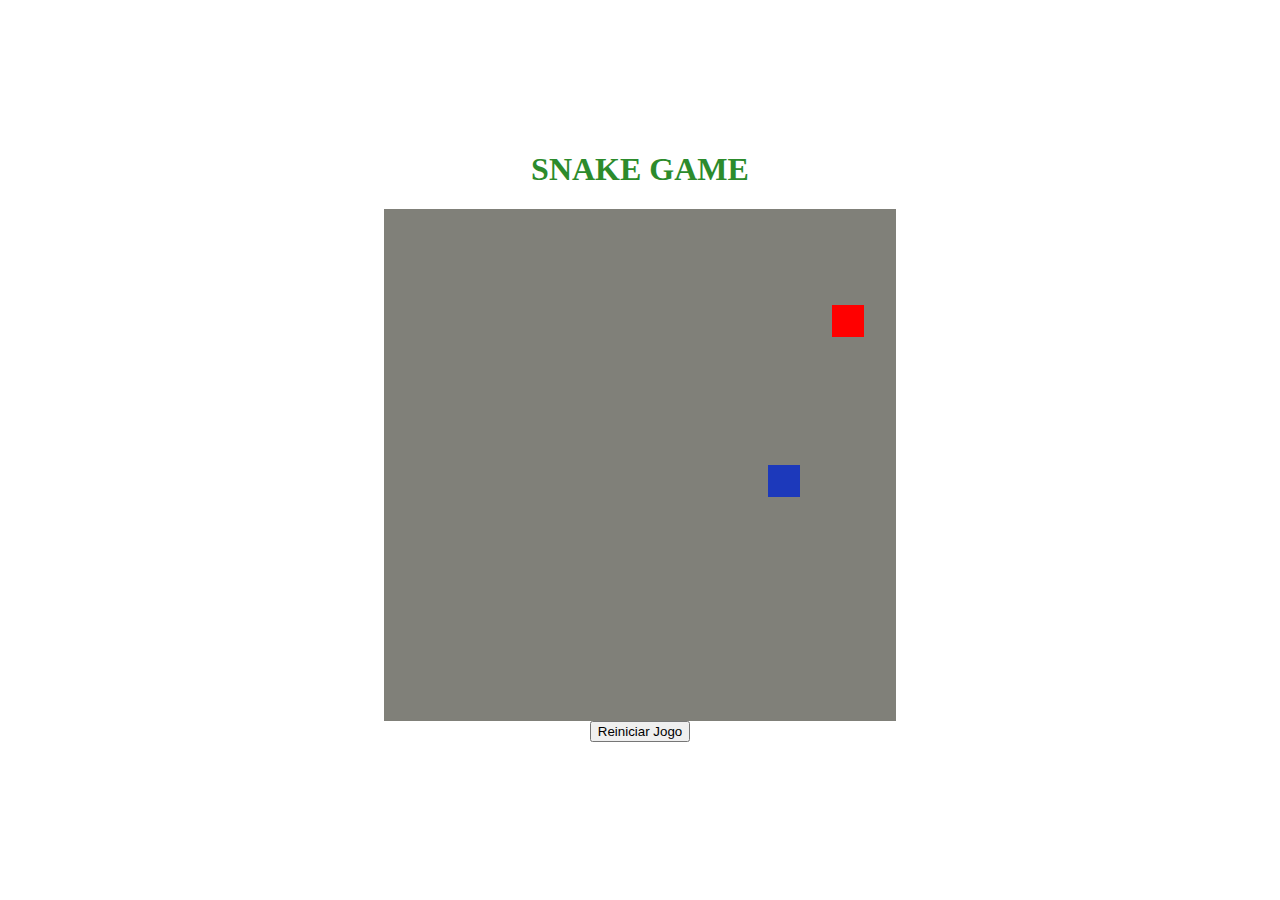
<file: index.html>
<!DOCTYPE html>
<html lang="en">
    <head>
        <meta charset="UTF-8">
        <meta name="viewporta" content="width=device.width, initial-scale=1.0">
        <meta http-equiv="X-UA-Compatible" content="ie=edge">
        <link rel="stylesheet" href="style.css">
        <script defer src="script.js"> </script> <!--defer: JS carregado no final-->
        <title>Snake Game</title>
    </head>


    <body>
        <h1>SNAKE GAME</h1>
        <canvas id="snake" width="512" height="512"> </canvas>
    
        <button onclick="window.location.reload()" class="button">Reiniciar Jogo</button>

        <!--// Recarrega a página atual sem usar o cache : 
            object.reload(forcedReload);  document.location.reload(true); -->
    </body>
</html>
</file>
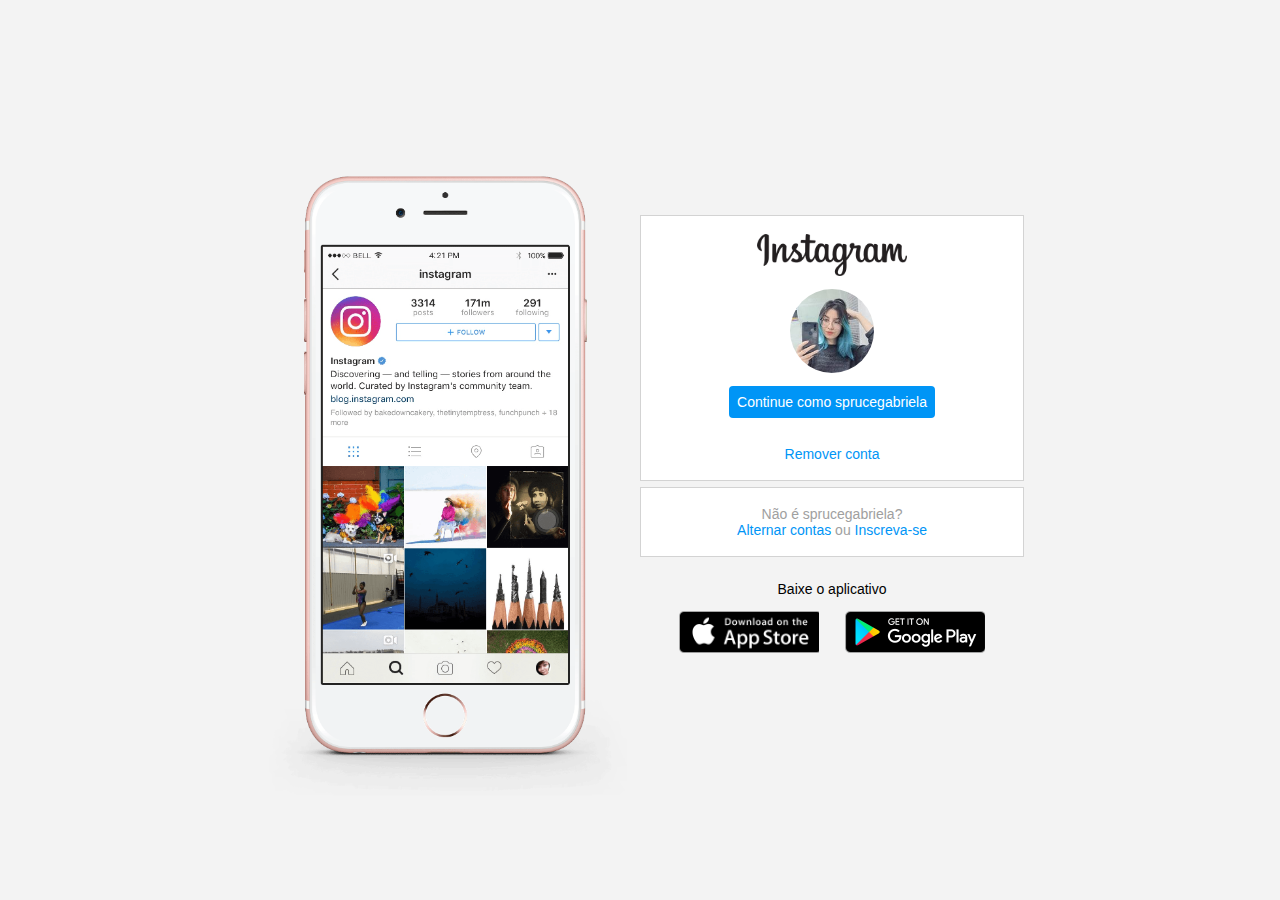
<file: Instagram_Pagina/index.html>
<!DOCTYPE html>
<html lang="en">
<head>
    <meta charset="UTF-8">
    <meta name="viewport" content="width=device-width, initial-scale=1.0">
    <link rel="stylesheet" href="style.css">
    <title>Instagram</title>
</head>
<body>
    <div class="instagram-wrapper">
        <div class="instagram-phone">
            <img src="./img/instagram-celular.png" alt="celular">
        </div>
        <div class="instagram-continue">
            <div class="group">
                <img src="./img/instagram-logo.png" class="instagram-logo" alt="instagram logo">
                <div class="profile-photo">
                    <img src="./img/perfil-instagram.jpg" alt="foto de perfil">
                </div>
                <a href="#" class="instagram-login">Continue como sprucegabriela</a>
                <a href="#" class="instagram-logout">Remover conta</a>
            </div>
            <div class="group">
                <p class="not-account">Não é sprucegabriela?</p>
                <p class="not-account">
                    <span class="link-blue">Alternar contas</span>
                    ou
                    <span class="link-blue">Inscreva-se</span>
                </p>
            </div>
            <div class="get-the-app">
                <p class="get-app">Baixe o aplicativo</p>
                <div class="download">
                    <a href="#" class="app-download"></a>
                    <a href="#" class="app-download"></a>
                </div>
            </div>
        </div>
    </div>
</body>
</html>
</file>
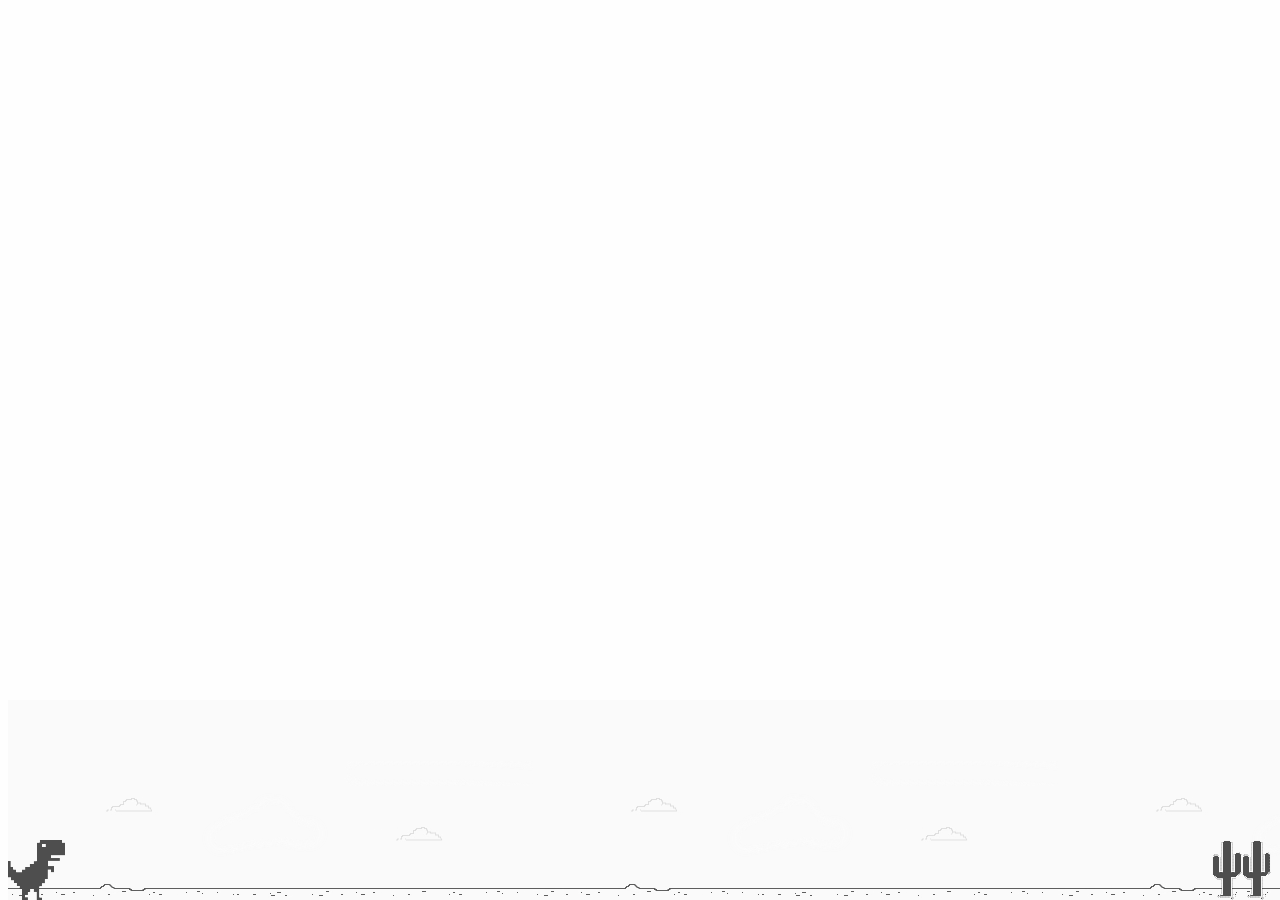
<file: Jogo_Dinossauro/index.html>
<!DOCTYPE html>
<html lang="pt-br">
<head>
  <meta charset="UTF-8">
  <title>Dino Game</title>
  <link rel="stylesheet" href="style.css"></link>
  <script src="script.js" charset="UTF-8" defer></script>
</head>

<body>

  <div class="background">
    <div class="dino"></div>
  </div>
  
</body>
</html>
</file>
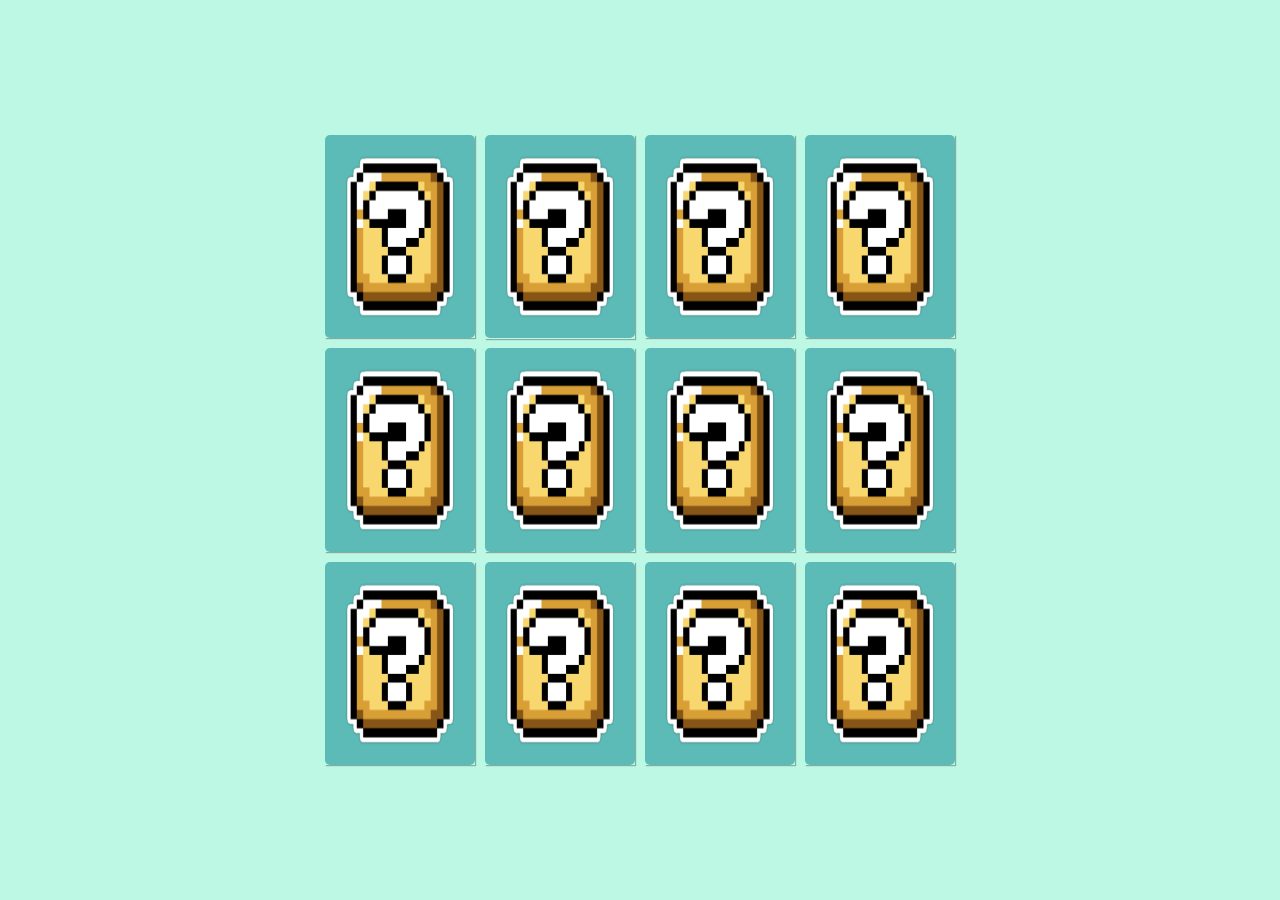
<file: Jogo_Memoria/index.html>
<!DOCTYPE html>
<html lang="en">
<head>
    <meta charset="UTF-8">
    <meta name="viewport" content="width=device-width, initial-scale=1.0">
    <link rel="stylesheet" href="./style.css">
    <title>Jogo da memória</title>
</head>
<body>
    <main class="memory-game">
        <div class="card" data-card="bowser">
            <img class="card-front" src="./img/bowser.jpg" alt="Face da carta">
            <img class="card-back" src="./img/box.png" alt="Verso da carta">
        </div>
        <div class="card" data-card="luigi">
            <img class="card-front" src="./img/luigi.png" alt="Face da carta">
            <img class="card-back" src="./img/box.png" alt="Verso da carta">
        </div>
        <div class="card" data-card="mario">
            <img class="card-front" src="./img/mario.png" alt="Face da carta">
            <img class="card-back" src="./img/box.png" alt="Verso da carta">
        </div>
        <div class="card" data-card="peach">
            <img class="card-front" src="./img/peach.png" alt="Face da carta">
            <img class="card-back" src="./img/box.png" alt="Verso da carta">
        </div>
        <div class="card" data-card="toad">
            <img class="card-front" src="./img/toad.png" alt="Face da carta">
            <img class="card-back" src="./img/box.png" alt="Verso da carta">
        </div>
        <div class="card" data-card="yoshi">
            <img class="card-front" src="./img/yoshi.png" alt="Face da carta">
            <img class="card-back" src="./img/box.png" alt="Verso da carta">
        </div>
        <div class="card" data-card="bowser">
            <img class="card-front" src="./img/bowser.jpg" alt="Face da carta">
            <img class="card-back" src="./img/box.png" alt="Verso da carta">
        </div>
        <div class="card" data-card="luigi">
            <img class="card-front" src="./img/luigi.png" alt="Face da carta">
            <img class="card-back" src="./img/box.png" alt="Verso da carta">
        </div>
        <div class="card" data-card="mario">
            <img class="card-front" src="./img/mario.png" alt="Face da carta">
            <img class="card-back" src="./img/box.png" alt="Verso da carta">
        </div>
        <div class="card" data-card="peach">
            <img class="card-front" src="./img/peach.png" alt="Face da carta">
            <img class="card-back" src="./img/box.png" alt="Verso da carta">
        </div>
        <div class="card" data-card="toad">
            <img class="card-front" src="./img/toad.png" alt="Face da carta">
            <img class="card-back" src="./img/box.png" alt="Verso da carta">
        </div>
        <div class="card" data-card="yoshi">
            <img class="card-front" src="./img/yoshi.png" alt="Face da carta">
            <img class="card-back" src="./img/box.png" alt="Verso da carta">
        </div>
    </main>
    <script src="./script.js"></script>
</body>
</html>
</file>
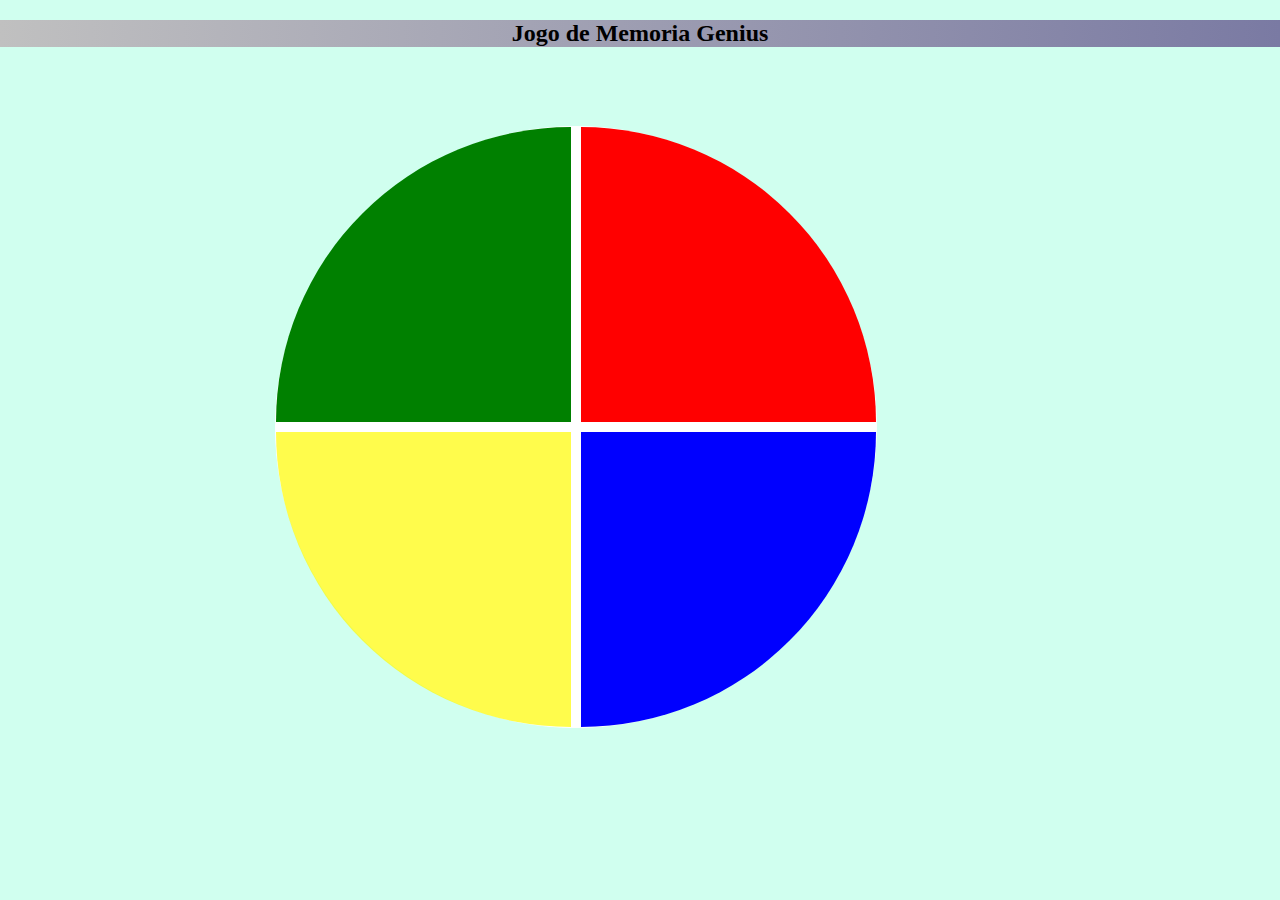
<file: Jogo_Memoria_Genius/index.html>
<!DOCTYPE html>
<html lang="en">
<head>
    <meta charset="UTF-8">
    <meta name="viewport" content="width=device-width, initial-scale=1.0">
    <link rel="stylesheet" href="style.css">
    <title>Genesis</title>
</head>

<body>
    <div> <h2>Jogo de Memoria Genius</h2> </div>
       
    <div class="main-game">
        <div class="genius">
            <div class="blue"></div>
            <div class="yellow"></div>
            <div class="red"></div>
            <div class="green"></div>
        </div>
    </div>
    
    <footer>
        <div id='pontos'></div>
    </footer>
    
    <script type="text/javascript" src="script.js"></script>
</body>
</html>
</file>
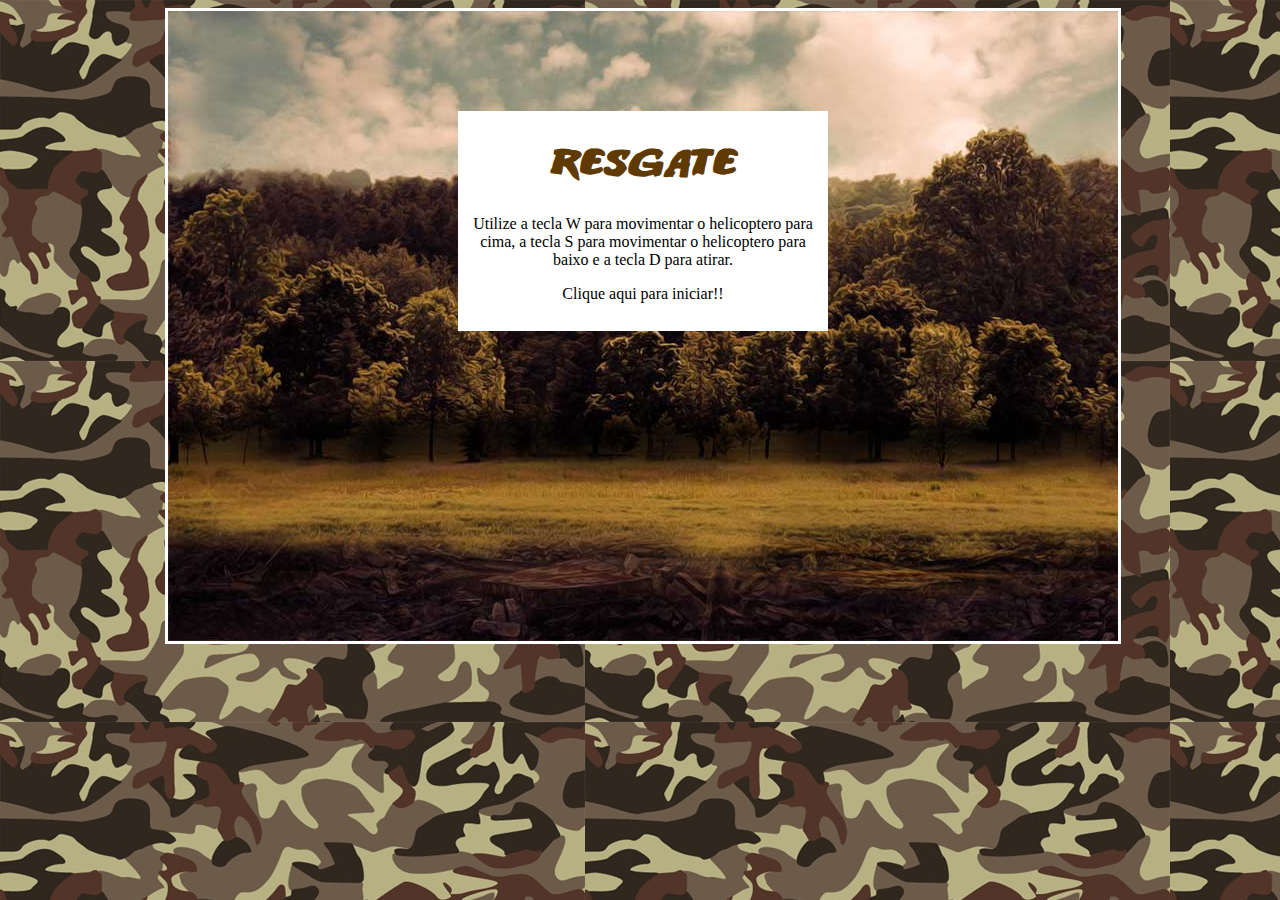
<file: Jogo_Naves/index.html>
<!doctype html>
<html>
<head>
<meta charset="utf-8">
<title>Resgate</title>
<link href="css/estilos.css" rel="stylesheet" type="text/css">
</head>

<body>
<div id="container"> <!-- div container !-->

	<div id="fundoGame"> <!-- div fundoGame !-->
	
		<div id="inicio" onclick="start()">
            <h1> Resgate </h1> <!-- div inicio !-->
		<p>Utilize a tecla W para movimentar o helicoptero para cima, a tecla S para movimentar o helicoptero para baixo e a tecla D para atirar.</p>
		<p> Clique aqui para iniciar!! </p>
		</div> <!-- Fim da div inicio !-->
		
    </div> <!-- Fim da div fundoGame !-->
	
</div> <!-- Fim da div container !-->

<!-- Sons do jogo !-->
<audio src="sons/som.mp3" preload="auto" id="somDisparo"></audio>
<audio src="sons/explosao.mp3" preload="auto" id="somExplosao"></audio>
<audio src="sons/musica_fundo.mp3" preload="auto" id="musica"></audio>
<audio src="sons/gameover.mp3" preload="auto" id="somGameover"></audio>
<audio src="sons/perdido.mp3" preload="auto" id="somPerdido"></audio>	
<audio src="sons/resgate.mp3" preload="auto" id="somResgate"></audio>

<script type="text/javascript" src="js/jquery-1.11.1.min.js"></script>
<script type="text/javascript" src="js/js.js"></script>
<script type="text/javascript" src="js/jquery-collision.min.js"></script>
</body>
</html>
</file>
<file: style.css>
body{
    height: 95vh;
    width: 95;
    display: flex;
    justify-content: center;
    align-items: center;
    flex-direction: column;
    color: rgb(44, 139, 44);
}
</file>
<file: Instagram_Pagina/style.css>
* {
    padding: 0;
    margin: 0;
    box-sizing: border-box;
    text-decoration: none;
    font-family: sans-serif;
    font-size: 14px;
}

body {
    width: 100%;
    min-height: 100vh;
    background-color: rgb(243, 243, 243);
    margin: 0;
    padding: 0;
    display: flex;
    justify-content: center;
}

.instagram-wrapper {
    display: flex;
    align-items: center;
    justify-content: start;
    width: 60%;
    height: 100vh;
}

.instagram-phone {
    display: flex;
    align-items: center;
    justify-content: center;
    width: 50%;
}

.instagram-phone img {
    height: 50rem;
}

.instagram-continue {
    display: flex;
    align-items: center; /* horizontal */
    justify-content: space-around; /* vertical */
    flex-direction: column;
    width: 50%;
    min-height: 34rem;
}

.group {
    display: flex;
    justify-content: space-between;
    align-items: center;
    flex-direction: column;
    background-color: #ffffff;
    width: 100%;
    padding: 1.3rem 0;
    border: 1px solid lightgray;
}

.group:nth-child(1) {
    min-height: 19rem;
}

.instagram-logo {
    height: 3rem;
}

.profile-photo {
    display: flex;
    justify-content: center;
    align-items: center;
    border-radius: 50%;
    overflow: hidden;
}

.profile-photo img {
    height: 6rem;
}

.instagram-login {
    background-color: #0095f6;
    color: #ffffff;
    padding: 8px;
    border-radius: 4px;
}

.instagram-logout {
    color: #0095f6;
    margin-top: 1rem;
}

.not-account {
    color: rgb(160, 160, 160);
}

.link-blue {
    color: #0095f6;
}

.get-the-app {
    display: flex;
    flex-direction: column;
    align-items: center;
    justify-content: center;
    width: 100%;
    padding: 1.3rem 0;
}

.download {
    display: flex;
    width: 100%;
    justify-content: space-evenly;
    align-items: center;
    padding: 1rem;
}

.app-download {
    height: 3rem;
    width: 10rem;
    background-size: cover;
}

.app-download:nth-child(1) {
    background-image: url('./img/apple-button.png');
}

.app-download:nth-child(2) {
    background-image: url('./img/googleplay-button.png');
}

/* media queries */


@media (max-width: 1024px) {
    .instagram-wrapper {
        width: 90%;
    }
}

@media (max-width: 650px) {
    body {
        background-color: #ffffff;
    }

    .instagram-wrapper {
        width: 90%;
    }

    .instagram-phone {
        display: none;
    }

    .instagram-continue {
        width: 100%;
    }
    
    .group {
        border: 1px solid transparent;
    }
}
</file>
<file: Jogo_Dinossauro/style.css>
body {
  background: #fafafa38;
}

.dino {
  position: absolute;
  bottom: 0;
  background-image: url(dino.png);
  width: 60px;
  height: 60px;
}

.cactus {
  position: absolute;
  width: 60px;
  height: 60px;
  bottom: 0;
  background-image: url(cactus.png);
}

.reiniciar {
  height: 80px;
  width: 150px;
  position: relative;
  left: 50%;
  margin-top: 300px;
  color: rgb(239, 241, 243);
  font-family: 'arial';
  background-color: rgba(0, 0, 0, 0.692);
  font-size: 20px;
}

@keyframes slideright {
  from {
      background-position: 70000%;
  }
  to {
      background-position: 0%;
  }
}

.background {
  position: absolute;
  bottom: 0px;
  background-image: url('background.png');
  background-repeat: repeat-x;
  animation: slideright 600s infinite linear;
  -webkit-animation: slideright 600s infinite linear;
  width: 100%;
  height: 200px;
}
</file>
<file: Jogo_Memoria/style.css>
* {
    padding: 0;
    margin: 0;
    box-sizing: border-box;
}

body {
    height: 100vh;
    display: flex;
    background-color: rgb(188, 248, 228);
}

.memory-game {
    height: 640px;
    width: 640px;
    margin: auto;
    display: flex;
    flex-wrap: wrap;
    perspective: 1000px; /* perspectiva do usuario no eixo z, quanto maior, maior o efeito da perspectiva */
}

.card {
    height: calc( 33.333% - 10px);
    width: calc(25% - 10px);
    margin: 5px;
    position: relative;
    box-shadow: 1px 1px 1px rgba(0,0,0,.3);
    cursor: pointer;
    transform: scale(1);
    transform-style: preserve-3d; /* adiciona perspectiva 3d, para que o elemento nao fique achatada no plano */
    transition: transform .9s; /* adiciona efeito de movimento ao flip do card */
}

.card:active{
    transform: scale(0.97);
    transition: transform .2s;
}

.card-front,
.card-back {
  width: 100%;
  height: 100%;
  padding: 20px;
  position: absolute;
  border-radius: 5px;
  background: rgb(92, 187, 182);
  backface-visibility: hidden; /* todo elemento tem uma frente e um verso (ao contrario, como um espelho.) essa propriedade retira o verso */
}

.card-front {
    transform: rotateY(180deg); /* antes, o verso aparecia transparente, pois ambas as imagens tem position absolute, ao girar no eixo Y, elas ficaram com os versos virados */
}

/* flip card animation */

.card.flip {
    transform: rotateY(180deg);
}
</file>
<file: Jogo_Memoria_Genius/style.css>
body {
    margin: 0;
    background-color: rgb(208, 255, 239);
}

h2 {text-align: center;
    background-image: linear-gradient(to right, silver, rgb(122, 122, 163));
}

.main-game {
    height: 80vh;
    width: 90vw;
    display: flex;
    justify-content: center;
    align-items: center;
}

.genius {
    display: grid;
    grid-template-areas: 'verde vermelho'
    'amarelo azul';
    grid-gap: 10px;
    border: 1px solid #ffffff;
    background-color: #ffffff;
    border-radius: 100%;
    width: 600px;
    height: 600px;
}

.blue {
    grid-area: azul;
    background-color: blue;
    border-bottom-right-radius: 100%;
}

.red {
    grid-area: vermelho;
    background-color: red;
    border-top-right-radius: 100%;
}

.yellow {
    grid-area: amarelo;
    background-color: rgb(255, 251, 0);
    border-bottom-left-radius: 100%;
}

.green {
    grid-area: verde;
    background-color: green;
    border-top-left-radius: 100%;
}

.selected {
    opacity: 0.7;
}

footer {
    background-color: rgb(118, 185, 165);
}
</file>
<file: Jogo_Naves/css/estilos.css>
@font-face {
	font-family:Titulo;
	src:url(../fontes/ANODETONOONE.TTF);
}

h1 {
	font-family:Titulo;
	font-size:40px;
	color:#603A03;
}

body {
	background-image:url(../imgs/fundo.jpg);
}

#container{
	width:950px;
	height:auto;
	position:relative;
	margin-left:auto;
	margin-right:auto;
}


#fundoGame {
	width:950px;
	height:630px;
	background-image:url(../imgs/fundo_game.jpg);
	border-color:#FFF;
	border-style:solid;
}

#jogador {
	width:256px;
	height:66px;
	position:absolute;
	left:8px;
	top:179px;
background-image:url(../imgs/apache.png);

}

#inimigo1 {
	width: 256px;
	height: 66px;
	position: absolute;
	left: 689px;
	top: 253px;
	background-image:url(../imgs/inimigo1.png);
	
}

#inimigo2 {
	width: 165px;
	height: 70px;
	position: absolute;
	left: 775px;
	top: 447px;
	background-image: url(../imgs/inimigo2.png);
}

#amigo {
	width: 44px;
	height: 51px;
	position: absolute;
	left: 10px;
	top: 464px;
	background-image:url(../imgs/amigo.png);
}

#inicio {
	width:350px;
	height:200px;
	background-color:#FFF;
 	margin-left:auto;
        margin-right:auto;
 	margin-top:100px;
	text-align:center;
	padding:10px;

}

.anima1 {
	background-image:url(../imgs/helicoptero.png);
	animation:play .5s steps(2) infinite;

       -webkit-animation: play .5s steps(2) infinite;
       -moz-animation: play .5s steps(2) infinite;
       -ms-animation: play .5s steps(2) infinite;
       -o-animation: play .5s steps(2) infinite;
}

@keyframes play {
	from {background-position:0px;}
	to {background-position:-512px;}
}


@-webkit-keyframes play {
   from { background-position:0px; }
     to { background-position: -512px; }
}

@-moz-keyframes play {
   from { background-position:0px; }
     to { background-position: -512px; }
}

@-ms-keyframes play {
   from { background-position:0px; }
     to { background-position: -512px; }
}

@-o-keyframes play {
   from { background-position:0px; }
     to { background-position: -512px; }
}

.anima2 {
    background-image:url(../imgs/inimigo1.png);
    animation: play .5s steps(2) infinite;
    -webkit-animation: play .5s steps(2) infinite;
    -moz-animation: play .5s steps(2) infinite;
    -ms-animation: play .5s steps(2) infinite;
    -o-animation: play .5s steps(2) infinite; 
}


.anima3 {
	background-image:url(../imgs/amigo.png);
	animation:play2 .9s steps(12) infinite;
	-webkit-animation: play2 .9s steps(12) infinite;
       -moz-animation: play2 .9s steps(12) infinite;
        -ms-animation: play2 .9s steps(12) infinite;
         -o-animation: play2 .9s steps(12) infinite;
}

@keyframes play2 {
	from {background-position:0px;}
	to {background-position:-528px;}
}

@-webkit-keyframes play2 {
   from { background-position:    0px; }
     to { background-position: -528px; }
}

@-moz-keyframes play2 {
   from { background-position:    0px; }
     to { background-position: -528px; }
}

@-ms-keyframes play2 {
   from { background-position:    0px; }
     to { background-position: -528px; }
}

@-o-keyframes play2 {
   from { background-position:    0px; }
     to { background-position: -528px; }
}

#disparo {
	width: 50px;
	height: 8px;
	position: absolute;
	background-image: url(../imgs/disparo.png);
}

#explosao1 {
	width:15px;
	height:87px;
	position:absolute;
}

#explosao2 {
	width:15px;
	height:87px;
	position:absolute;	
}

#explosao3 {
	width:44px;
	height:51px;
	position:absolute;
}

.anima4 {
	width:44px;
	height:51px;
	background-image:url(../imgs/amigo_explosao.png);
	animation:play3 .5s steps(7) infinite;
	-webkit-animation: play3 .5s steps(7) infinite;
       -moz-animation: play3 .5s steps(7) infinite;
        -ms-animation: play3 .5s steps(7) infinite;
         -o-animation: play3 .5s steps(7) infinite;
}

@keyframes play3 {
	from {background-position:0px;}
	to {background-position:-308px;}
}

@-webkit-keyframes play3 {
   from { background-position:    0px; }
     to { background-position: -308px; }
}

@-moz-keyframes play3 {
   from { background-position:    0px; }
     to { background-position: -308px; }
}

@-ms-keyframes play3 {
   from { background-position:    0px; }
     to { background-position: -308px; }
}

@-o-keyframes play3 {
   from { background-position:    0px; }
     to { background-position: -308px; }
}

#placar {
	width: 450px;
	height: 50px;
	position: absolute;
	left: 5px;
	top: 590px;
}

h2 {
	font-family:Titulo;
	font-size:20px;
	color:#FFF
}

#energia {
	width: 140px;
	height: 38px;
	position: absolute;
	left: 750px;
	top: 7px;	
}

h3 {
	font-family:Titulo;
	font-size:20px;
	color:#603A03;

}

#fim {
	width:350px;
	height:200px;
	background-color:#FFF;
 	margin-left:auto;
    margin-right:auto;
 	margin-top:100px;
	text-align:center;
	padding:10px;

}
</file>
